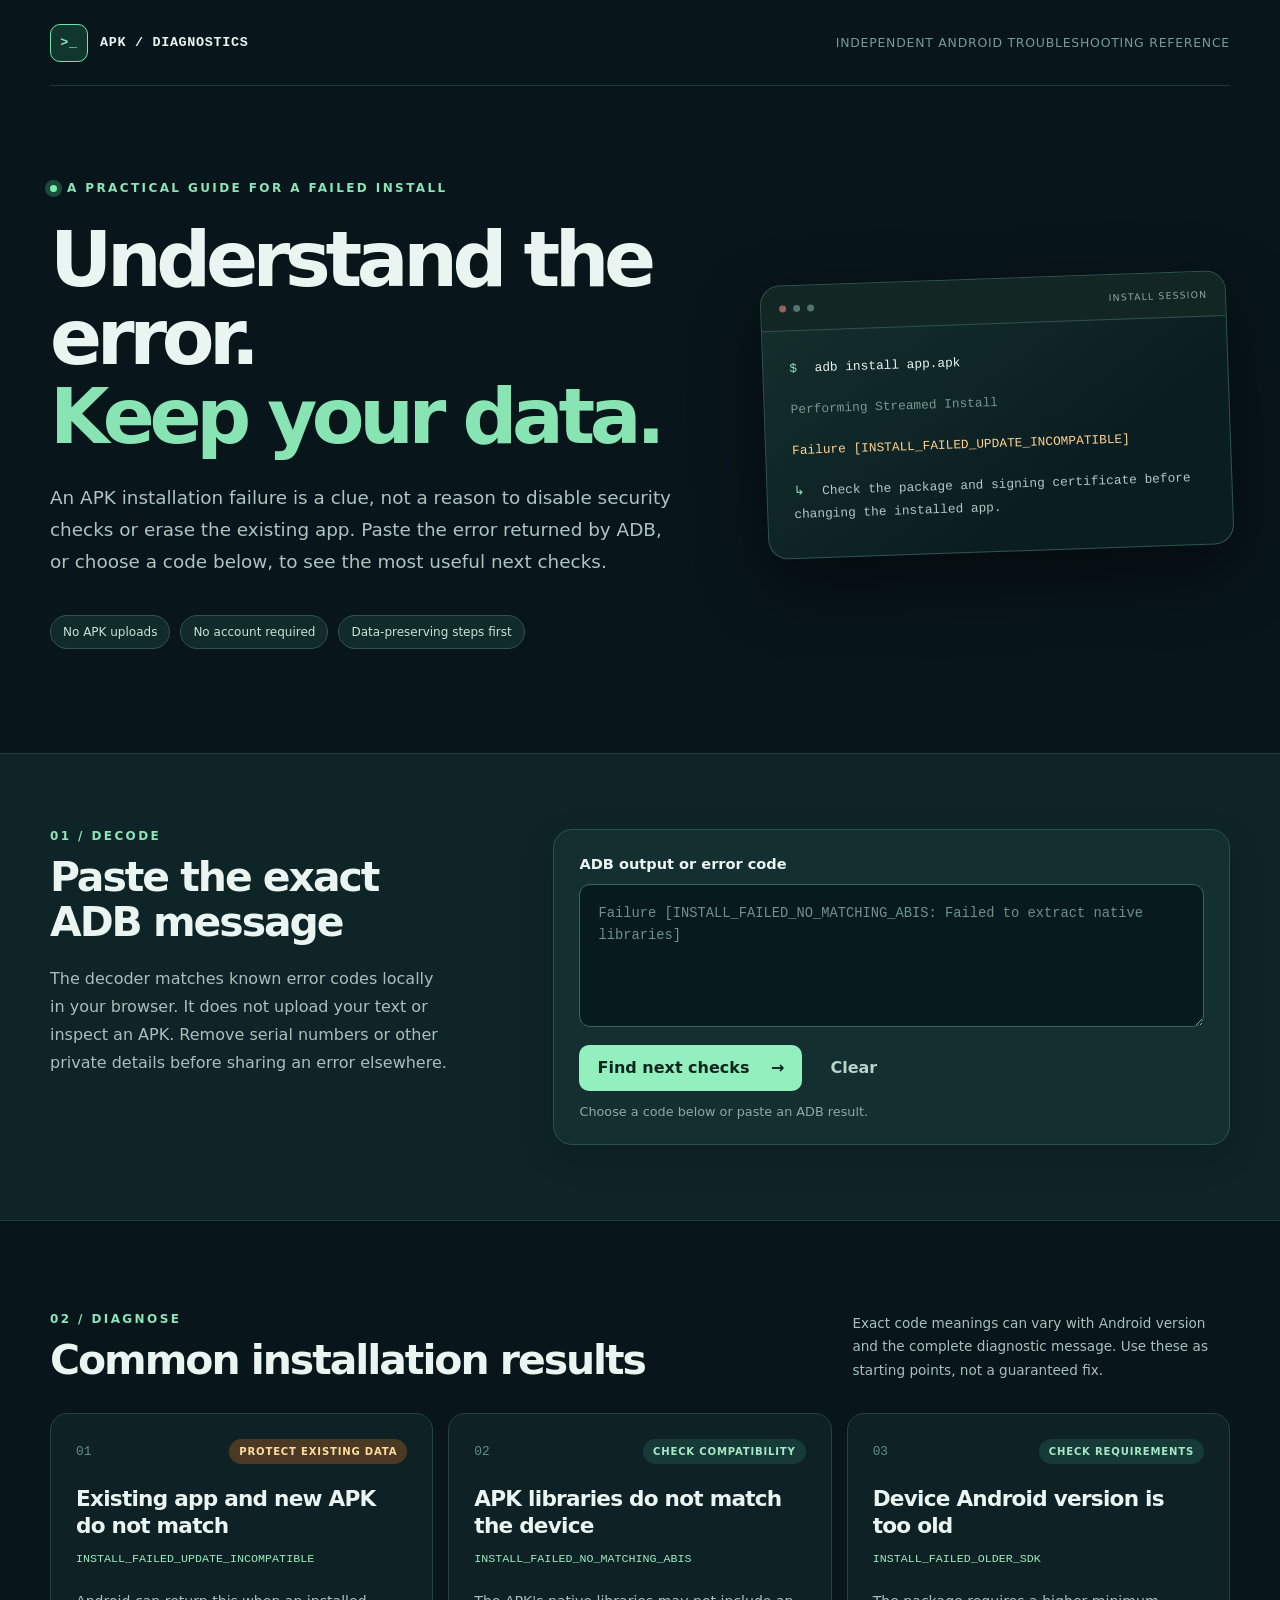
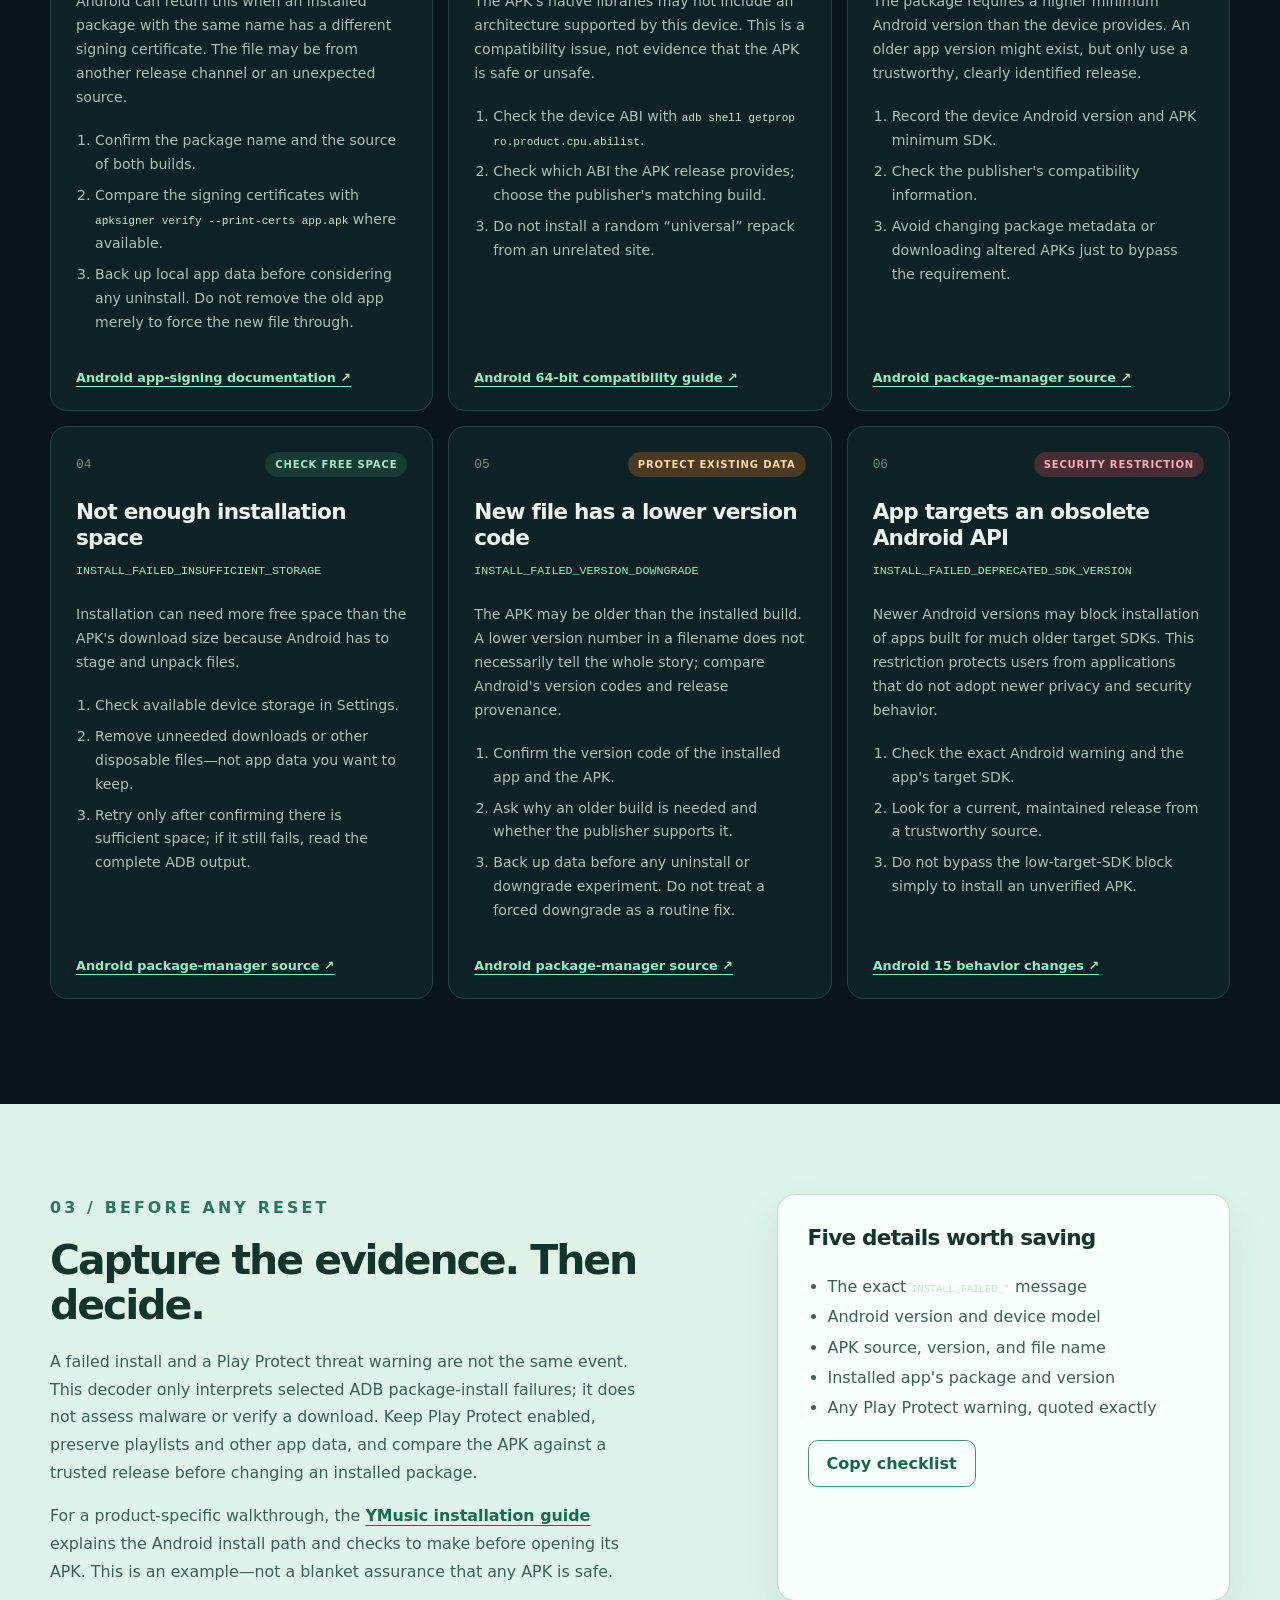
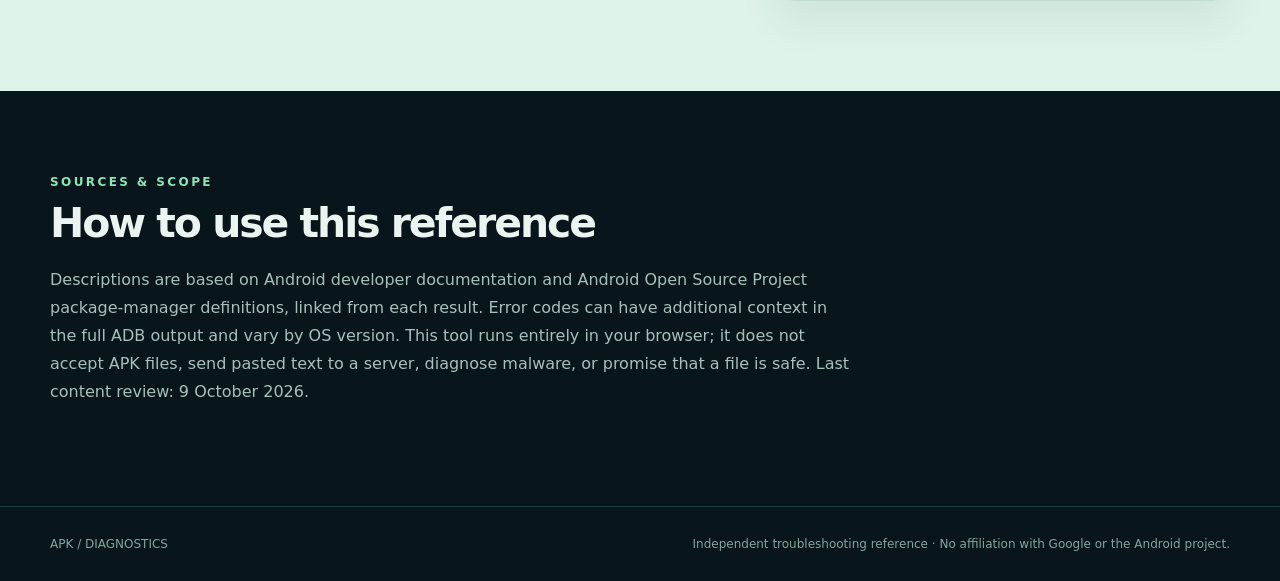
<file: index.html>
<!doctype html>
<html lang="en">
<head>
  <meta charset="utf-8">
  <meta name="viewport" content="width=device-width, initial-scale=1">
  <meta name="color-scheme" content="dark">
  <meta name="theme-color" content="#08151a">
  <title>Android APK Install Error Decoder | Safe ADB Troubleshooting</title>
  <meta name="description" content="Paste an Android ADB install error to identify common causes, choose safe next checks, and avoid deleting app data before understanding the failure.">
  <link rel="canonical" href="https://apk-install-error-decoder.pages.dev/">
  <meta property="og:type" content="website">
  <meta property="og:title" content="Android APK Install Error Decoder">
  <meta property="og:description" content="A practical, privacy-first decoder for common Android APK installation errors.">
  <meta property="og:url" content="https://apk-install-error-decoder.pages.dev/">
  <link rel="icon" href="./favicon.svg" type="image/svg+xml">
  <link rel="stylesheet" href="./styles.css">
  <script src="./app.js" defer></script>
</head>
<body>
  <a class="skip-link" href="#main">Skip to the decoder</a>
  <header class="site-header wrap">
    <div class="brand"><span class="brand-mark" aria-hidden="true">&gt;_</span><span>APK / DIAGNOSTICS</span></div>
    <span class="header-note">Independent Android troubleshooting reference</span>
  </header>
  <main id="main">
    <section class="hero wrap" aria-labelledby="page-title">
      <div class="hero-copy">
        <p class="eyebrow"><span class="live-dot" aria-hidden="true"></span> A practical guide for a failed install</p>
        <h1 id="page-title">Understand the error.<br><em>Keep your data.</em></h1>
        <p class="lead">An APK installation failure is a clue, not a reason to disable security checks or erase the existing app. Paste the error returned by ADB, or choose a code below, to see the most useful next checks.</p>
        <div class="hero-points" aria-label="Tool principles"><span>No APK uploads</span><span>No account required</span><span>Data-preserving steps first</span></div>
      </div>
      <div class="terminal-card" aria-label="Example ADB result">
        <div class="terminal-bar"><span></span><span></span><span></span><small>INSTALL SESSION</small></div>
        <div class="terminal-lines"><p><span class="prompt">$</span> adb install app.apk</p><p class="muted">Performing Streamed Install</p><p class="terminal-error">Failure [INSTALL_FAILED_UPDATE_INCOMPATIBLE]</p><p><span class="prompt">↳</span> Check the package and signing certificate before changing the installed app.</p></div>
      </div>
    </section>

    <section class="tool-section" aria-labelledby="tool-title">
      <div class="wrap tool-layout">
        <div class="tool-intro"><p class="section-kicker">01 / Decode</p><h2 id="tool-title">Paste the exact ADB message</h2><p>The decoder matches known error codes locally in your browser. It does not upload your text or inspect an APK. Remove serial numbers or other private details before sharing an error elsewhere.</p></div>
        <form id="decoder-form" class="decoder" autocomplete="off">
          <label for="error-input">ADB output or error code</label>
          <textarea id="error-input" name="error" rows="4" placeholder="Failure [INSTALL_FAILED_NO_MATCHING_ABIS: Failed to extract native libraries]" maxlength="3000" spellcheck="false"></textarea>
          <div class="form-actions"><button type="submit" class="button button-primary">Find next checks <span aria-hidden="true">→</span></button><button type="button" id="clear-input" class="button button-quiet">Clear</button></div>
          <p id="decode-status" class="decode-status" role="status" aria-live="polite">Choose a code below or paste an ADB result.</p>
        </form>
      </div>
    </section>

    <section class="results wrap" id="results" aria-labelledby="results-title">
      <div class="section-heading"><div><p class="section-kicker">02 / Diagnose</p><h2 id="results-title">Common installation results</h2></div><p>Exact code meanings can vary with Android version and the complete diagnostic message. Use these as starting points, not a guaranteed fix.</p></div>
      <div class="result-grid" id="result-grid">
        <article class="result-card" id="update-incompatible" data-code="INSTALL_FAILED_UPDATE_INCOMPATIBLE" data-keywords="signature signer certificate update conflict package">
          <div class="card-top"><span class="card-index">01</span><span class="pill pill-amber">Protect existing data</span></div>
          <h3>Existing app and new APK do not match</h3><code>INSTALL_FAILED_UPDATE_INCOMPATIBLE</code>
          <p>Android can return this when an installed package with the same name has a different signing certificate. The file may be from another release channel or an unexpected source.</p>
          <ol><li>Confirm the package name and the source of both builds.</li><li>Compare the signing certificates with <code>apksigner verify --print-certs app.apk</code> where available.</li><li>Back up local app data before considering any uninstall. Do not remove the old app merely to force the new file through.</li></ol>
          <a href="https://developer.android.com/studio/publish/app-signing" target="_blank" rel="noopener noreferrer">Android app-signing documentation <span aria-hidden="true">↗</span></a>
        </article>
        <article class="result-card" id="no-matching-abis" data-code="INSTALL_FAILED_NO_MATCHING_ABIS" data-keywords="abi architecture arm64 x86 native libraries cpu">
          <div class="card-top"><span class="card-index">02</span><span class="pill">Check compatibility</span></div>
          <h3>APK libraries do not match the device</h3><code>INSTALL_FAILED_NO_MATCHING_ABIS</code>
          <p>The APK's native libraries may not include an architecture supported by this device. This is a compatibility issue, not evidence that the APK is safe or unsafe.</p>
          <ol><li>Check the device ABI with <code>adb shell getprop ro.product.cpu.abilist</code>.</li><li>Check which ABI the APK release provides; choose the publisher's matching build.</li><li>Do not install a random “universal” repack from an unrelated site.</li></ol>
          <a href="https://developer.android.com/games/optimize/64-bit" target="_blank" rel="noopener noreferrer">Android 64-bit compatibility guide <span aria-hidden="true">↗</span></a>
        </article>
        <article class="result-card" id="older-sdk" data-code="INSTALL_FAILED_OLDER_SDK" data-keywords="minimum sdk android version incompatible system old device">
          <div class="card-top"><span class="card-index">03</span><span class="pill">Check requirements</span></div>
          <h3>Device Android version is too old</h3><code>INSTALL_FAILED_OLDER_SDK</code>
          <p>The package requires a higher minimum Android version than the device provides. An older app version might exist, but only use a trustworthy, clearly identified release.</p>
          <ol><li>Record the device Android version and APK minimum SDK.</li><li>Check the publisher's compatibility information.</li><li>Avoid changing package metadata or downloading altered APKs just to bypass the requirement.</li></ol>
          <a href="https://android.googlesource.com/platform/frameworks/base/+/refs/heads/main/core/java/android/content/pm/PackageManager.java" target="_blank" rel="noopener noreferrer">Android package-manager source <span aria-hidden="true">↗</span></a>
        </article>
        <article class="result-card" id="storage" data-code="INSTALL_FAILED_INSUFFICIENT_STORAGE" data-keywords="space storage disk full download cache">
          <div class="card-top"><span class="card-index">04</span><span class="pill">Check free space</span></div>
          <h3>Not enough installation space</h3><code>INSTALL_FAILED_INSUFFICIENT_STORAGE</code>
          <p>Installation can need more free space than the APK's download size because Android has to stage and unpack files.</p>
          <ol><li>Check available device storage in Settings.</li><li>Remove unneeded downloads or other disposable files—not app data you want to keep.</li><li>Retry only after confirming there is sufficient space; if it still fails, read the complete ADB output.</li></ol>
          <a href="https://android.googlesource.com/platform/frameworks/base/+/refs/heads/main/core/java/android/content/pm/PackageManager.java" target="_blank" rel="noopener noreferrer">Android package-manager source <span aria-hidden="true">↗</span></a>
        </article>
        <article class="result-card" id="version-downgrade" data-code="INSTALL_FAILED_VERSION_DOWNGRADE" data-keywords="downgrade version old release newer app">
          <div class="card-top"><span class="card-index">05</span><span class="pill pill-amber">Protect existing data</span></div>
          <h3>New file has a lower version code</h3><code>INSTALL_FAILED_VERSION_DOWNGRADE</code>
          <p>The APK may be older than the installed build. A lower version number in a filename does not necessarily tell the whole story; compare Android's version codes and release provenance.</p>
          <ol><li>Confirm the version code of the installed app and the APK.</li><li>Ask why an older build is needed and whether the publisher supports it.</li><li>Back up data before any uninstall or downgrade experiment. Do not treat a forced downgrade as a routine fix.</li></ol>
          <a href="https://android.googlesource.com/platform/frameworks/base/+/refs/heads/main/core/java/android/content/pm/PackageManager.java" target="_blank" rel="noopener noreferrer">Android package-manager source <span aria-hidden="true">↗</span></a>
        </article>
        <article class="result-card" id="deprecated-sdk" data-code="INSTALL_FAILED_DEPRECATED_SDK_VERSION" data-keywords="deprecated target sdk blocked android 14 android 15 old app privacy">
          <div class="card-top"><span class="card-index">06</span><span class="pill pill-red">Security restriction</span></div>
          <h3>App targets an obsolete Android API</h3><code>INSTALL_FAILED_DEPRECATED_SDK_VERSION</code>
          <p>Newer Android versions may block installation of apps built for much older target SDKs. This restriction protects users from applications that do not adopt newer privacy and security behavior.</p>
          <ol><li>Check the exact Android warning and the app's target SDK.</li><li>Look for a current, maintained release from a trustworthy source.</li><li>Do not bypass the low-target-SDK block simply to install an unverified APK.</li></ol>
          <a href="https://developer.android.com/about/versions/15/behavior-changes-all" target="_blank" rel="noopener noreferrer">Android 15 behavior changes <span aria-hidden="true">↗</span></a>
        </article>
      </div>
      <div id="no-results" class="no-results" hidden><h3>No listed code matched</h3><p>Keep the complete error message. First confirm that ADB sees the intended device, the APK came from a trusted source, and no Play Protect warning identifies a threat. Search the exact code in Android's documentation rather than guessing from a partial message.</p><a href="https://developer.android.com/tools/adb" target="_blank" rel="noopener noreferrer">Read the official ADB guide <span aria-hidden="true">↗</span></a></div>
    </section>

    <section class="method-section">
      <div class="wrap method-layout">
        <div><p class="section-kicker">03 / Before any reset</p><h2>Capture the evidence. Then decide.</h2><p>A failed install and a Play Protect threat warning are not the same event. This decoder only interprets selected ADB package-install failures; it does not assess malware or verify a download. Keep Play Protect enabled, preserve playlists and other app data, and compare the APK against a trusted release before changing an installed package.</p><p>For a product-specific walkthrough, the <a href="https://ymusic.click/how-to-install-ymusic/">YMusic installation guide</a> explains the Android install path and checks to make before opening its APK. This is an example—not a blanket assurance that any APK is safe.</p></div>
        <aside class="checklist" aria-labelledby="checklist-title"><h3 id="checklist-title">Five details worth saving</h3><ul><li>The exact <code>INSTALL_FAILED_*</code> message</li><li>Android version and device model</li><li>APK source, version, and file name</li><li>Installed app's package and version</li><li>Any Play Protect warning, quoted exactly</li></ul><button class="button button-outline" type="button" id="copy-checklist">Copy checklist</button><span id="copy-status" class="sr-only" role="status" aria-live="polite"></span></aside>
      </div>
    </section>

    <section class="sources wrap" aria-labelledby="sources-title"><p class="section-kicker">Sources &amp; scope</p><h2 id="sources-title">How to use this reference</h2><p>Descriptions are based on Android developer documentation and Android Open Source Project package-manager definitions, linked from each result. Error codes can have additional context in the full ADB output and vary by OS version. This tool runs entirely in your browser; it does not accept APK files, send pasted text to a server, diagnose malware, or promise that a file is safe. Last content review: 9 October 2026.</p></section>
  </main>
  <footer class="site-footer"><div class="wrap"><span>APK / DIAGNOSTICS</span><span>Independent troubleshooting reference · No affiliation with Google or the Android project.</span></div></footer>
</body>
</html>
</file>
<file: styles.css>
:root{font-family:Inter,ui-sans-serif,system-ui,-apple-system,BlinkMacSystemFont,"Segoe UI",sans-serif;color:#eaf5f1;background:#08151a;font-synthesis:none;text-rendering:optimizeLegibility}*{box-sizing:border-box}html{scroll-behavior:smooth}body{margin:0}a{color:#91eec3;text-decoration-thickness:1px;text-underline-offset:4px}a:hover{color:#d4ffe5}button,textarea{font:inherit}button{cursor:pointer}.wrap{width:min(1180px,calc(100% - 48px));margin-inline:auto}.skip-link{position:absolute;left:-9999px;top:8px;background:#b8ffdb;color:#071a15;padding:12px 16px;z-index:20}.skip-link:focus{left:12px}.site-header{display:flex;align-items:center;justify-content:space-between;min-height:86px;border-bottom:1px solid #1d393b}.brand{display:flex;align-items:center;gap:12px;font-family:ui-monospace,SFMono-Regular,Consolas,monospace;font-weight:750;letter-spacing:.05em;font-size:.84rem}.brand-mark{display:grid;place-items:center;width:38px;height:38px;border:1px solid #6ee5ad;border-radius:10px;color:#86edbe;background:#10362d}.header-note{font-size:.78rem;letter-spacing:.06em;text-transform:uppercase;color:#789a94}.hero{display:grid;grid-template-columns:1.15fr .85fr;gap:7%;align-items:center;padding-block:95px 104px}.eyebrow,.section-kicker{color:#8be5b9;font-size:.75rem;font-weight:750;text-transform:uppercase;letter-spacing:.2em}.eyebrow{display:flex;align-items:center;gap:10px}.live-dot{width:7px;height:7px;border-radius:50%;background:#79f0ae;box-shadow:0 0 0 5px #1d4b3b}h1,h2,h3,p{margin-top:0}h1{font-size:clamp(3rem,6vw,5.5rem);line-height:1.02;letter-spacing:-.07em;margin-block:26px 26px}h1 em{font-style:normal;color:#88e5b3}.lead{font-size:1.15rem;line-height:1.75;color:#adc4c0;max-width:650px}.hero-points{display:flex;gap:10px;flex-wrap:wrap;margin-top:36px}.hero-points span{border:1px solid #31544c;background:#102b29;border-radius:100px;padding:9px 12px;font-size:.75rem;color:#c6e4d7}.terminal-card{border:1px solid #2e5550;border-radius:20px;background:linear-gradient(145deg,#15302d,#0a1d21 70%);box-shadow:0 26px 70px #0007;overflow:hidden;transform:rotate(-2deg)}.terminal-bar{height:45px;display:flex;align-items:center;gap:7px;padding-inline:18px;border-bottom:1px solid #31514d;background:#122724}.terminal-bar span{width:7px;height:7px;border-radius:50%;background:#53746c}.terminal-bar span:first-child{background:#9a615a}.terminal-bar small{margin-left:auto;color:#8aa9a0;letter-spacing:.13em;font-size:.58rem}.terminal-lines{padding:26px 26px 32px;font: .8rem/1.8 ui-monospace,SFMono-Regular,Consolas,monospace}.terminal-lines p{margin-bottom:18px}.terminal-lines p:last-child{margin-bottom:0;color:#b0c9c2}.terminal-lines .muted{color:#77988f}.prompt{color:#8fe1b6;margin-right:10px}.terminal-error{color:#ffd190;word-break:break-word}.tool-section{background:#0e2426;border-block:1px solid #1d3d3d}.tool-layout{display:grid;grid-template-columns:.74fr 1.26fr;gap:9%;padding-block:75px}.tool-intro h2,.section-heading h2,.method-layout h2,.sources h2{font-size:clamp(2rem,3.2vw,3.15rem);line-height:1.1;letter-spacing:-.05em;margin-bottom:20px}.tool-intro p:not(.section-kicker),.section-heading>p,.method-layout p,.sources p:not(.section-kicker){color:#a8c0bb;line-height:1.75}.decoder{padding:25px;background:#132f30;border:1px solid #2a5350;border-radius:19px;box-shadow:0 12px 35px #0002}.decoder label{display:block;font-weight:720;font-size:.91rem;margin-bottom:12px}.decoder textarea{width:100%;min-height:143px;padding:18px;color:#e5f8ef;background:#071b1e;border:1px solid #3a6560;border-radius:11px;resize:vertical;font: .86rem/1.6 ui-monospace,SFMono-Regular,Consolas,monospace}.decoder textarea::placeholder{color:#6f9189}.decoder textarea:focus{outline:2px solid #82e6b4;outline-offset:2px}.form-actions{display:flex;gap:10px;margin-top:14px;flex-wrap:wrap}.button{border:0;border-radius:10px;padding:13px 18px;font-weight:750;min-height:46px}.button-primary{background:#93efbd;color:#0b2620}.button-primary:hover{background:#c3ffdc}.button-primary span{margin-left:16px}.button-quiet{background:transparent;color:#b5d5c9}.button-quiet:hover{background:#23423e}.decode-status{margin:13px 0 0;color:#8ea9a1;font-size:.8rem}.results{padding-block:91px 105px}.section-heading{display:flex;justify-content:space-between;align-items:end;gap:32px;margin-bottom:30px}.section-heading h2{margin-bottom:0}.section-heading>p{width:32%;margin-bottom:0;font-size:.85rem}.result-grid{display:grid;grid-template-columns:repeat(3,minmax(0,1fr));gap:15px}.result-card{display:flex;flex-direction:column;padding:25px;border:1px solid #24433f;border-radius:17px;background:#0e2225;min-width:0}.result-card:hover{border-color:#4a846a;transform:translateY(-2px);transition:.2s}.result-card[hidden]{display:none}.card-top{display:flex;justify-content:space-between;align-items:center;margin-bottom:22px}.card-index{color:#638e82;font: .8rem ui-monospace,SFMono-Regular,Consolas,monospace}.pill{border-radius:100px;background:#163a36;color:#a6e7c7;padding:7px 10px;font-size:.63rem;text-transform:uppercase;letter-spacing:.08em;font-weight:750}.pill-amber{background:#4b3a23;color:#ffdaa0}.pill-red{background:#472d33;color:#ffaab5}.result-card h3{font-size:1.35rem;line-height:1.25;letter-spacing:-.035em;margin-bottom:11px}.result-card>code{display:block;color:#9be9bd;font:.73rem/1.5 ui-monospace,SFMono-Regular,Consolas,monospace;overflow-wrap:anywhere;margin-bottom:22px}.result-card p,.result-card li{color:#aac0ba;font-size:.88rem;line-height:1.7}.result-card ol{padding-left:19px;margin-block:5px 28px}.result-card li{margin-bottom:7px}.result-card li code,.checklist code{font-size:.79em;color:#c2e7d0;overflow-wrap:anywhere}.result-card>a{margin-top:auto;font-size:.8rem;font-weight:650}.no-results{padding:25px;border:1px solid #4a5e4c;border-radius:15px;background:#18302a}.no-results[hidden]{display:none}.no-results p{color:#bdd0c6;line-height:1.7}.method-section{background:#dff3e9;color:#11352a}.method-layout{display:grid;grid-template-columns:1fr .76fr;gap:11%;padding-block:90px}.method-layout .section-kicker{color:#267856}.method-layout p{color:#3c6154;font-size:.99rem}.method-layout a{color:#116e4d;font-weight:750}.checklist{padding:30px;background:#f6fff9;border:1px solid #c1ddce;border-radius:18px;box-shadow:0 20px 42px #27593b17}.checklist h3{font-size:1.35rem;letter-spacing:-.035em}.checklist ul{padding-left:20px;color:#3d6155;line-height:1.9}.button-outline{background:transparent;border:1px solid #4c8f72;color:#17674b}.button-outline:hover{background:#e2f5e9}.sources{padding-block:84px}.sources p:not(.section-kicker){max-width:800px}.site-footer{border-top:1px solid #22403c;color:#83a69c;font-size:.75rem}.site-footer .wrap{display:flex;justify-content:space-between;gap:20px;padding-block:30px}.sr-only{position:absolute;width:1px;height:1px;padding:0;margin:-1px;overflow:hidden;clip:rect(0,0,0,0);white-space:nowrap;border:0}:focus-visible{outline:2px solid #c0ffd8;outline-offset:3px}@media(max-width:900px){.hero,.tool-layout,.method-layout{grid-template-columns:1fr;gap:40px}.hero{padding-block:68px}.terminal-card{transform:none}.result-grid{grid-template-columns:repeat(2,minmax(0,1fr))}.section-heading{align-items:start;flex-direction:column}.section-heading>p{width:auto;max-width:570px}.method-layout{gap:34px}}@media(max-width:620px){.wrap{width:min(100% - 30px,1180px)}.site-header{min-height:68px}.header-note{display:none}.hero{padding-block:54px 70px}h1{font-size:clamp(2.7rem,12.2vw,4rem)}.lead{font-size:1rem}.terminal-lines{font-size:.69rem;padding:18px}.tool-layout{padding-block:58px}.results{padding-block:67px}.result-grid{grid-template-columns:1fr}.result-card{padding:22px}.method-layout{padding-block:68px}.checklist{padding:23px}.sources{padding-block:64px}.site-footer .wrap{flex-direction:column;gap:8px}.form-actions .button-primary{flex:1}}
</file>
